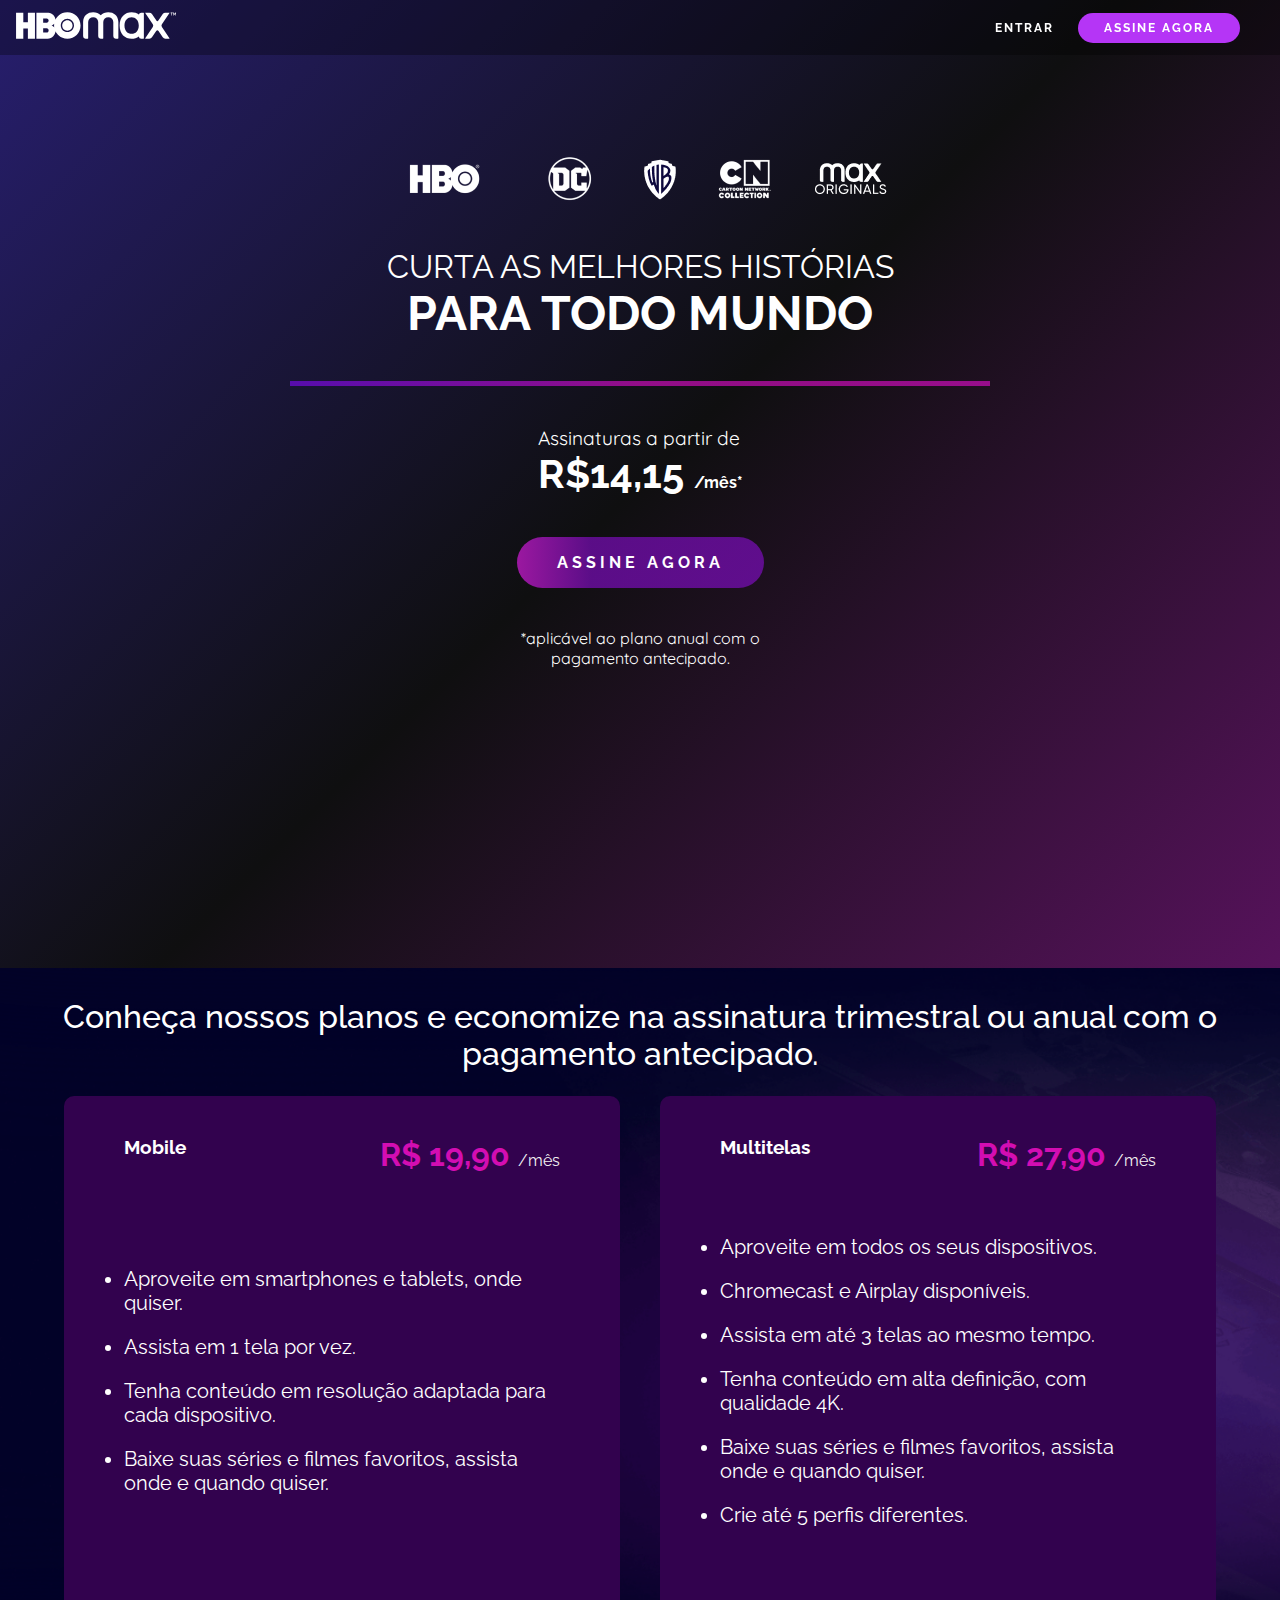
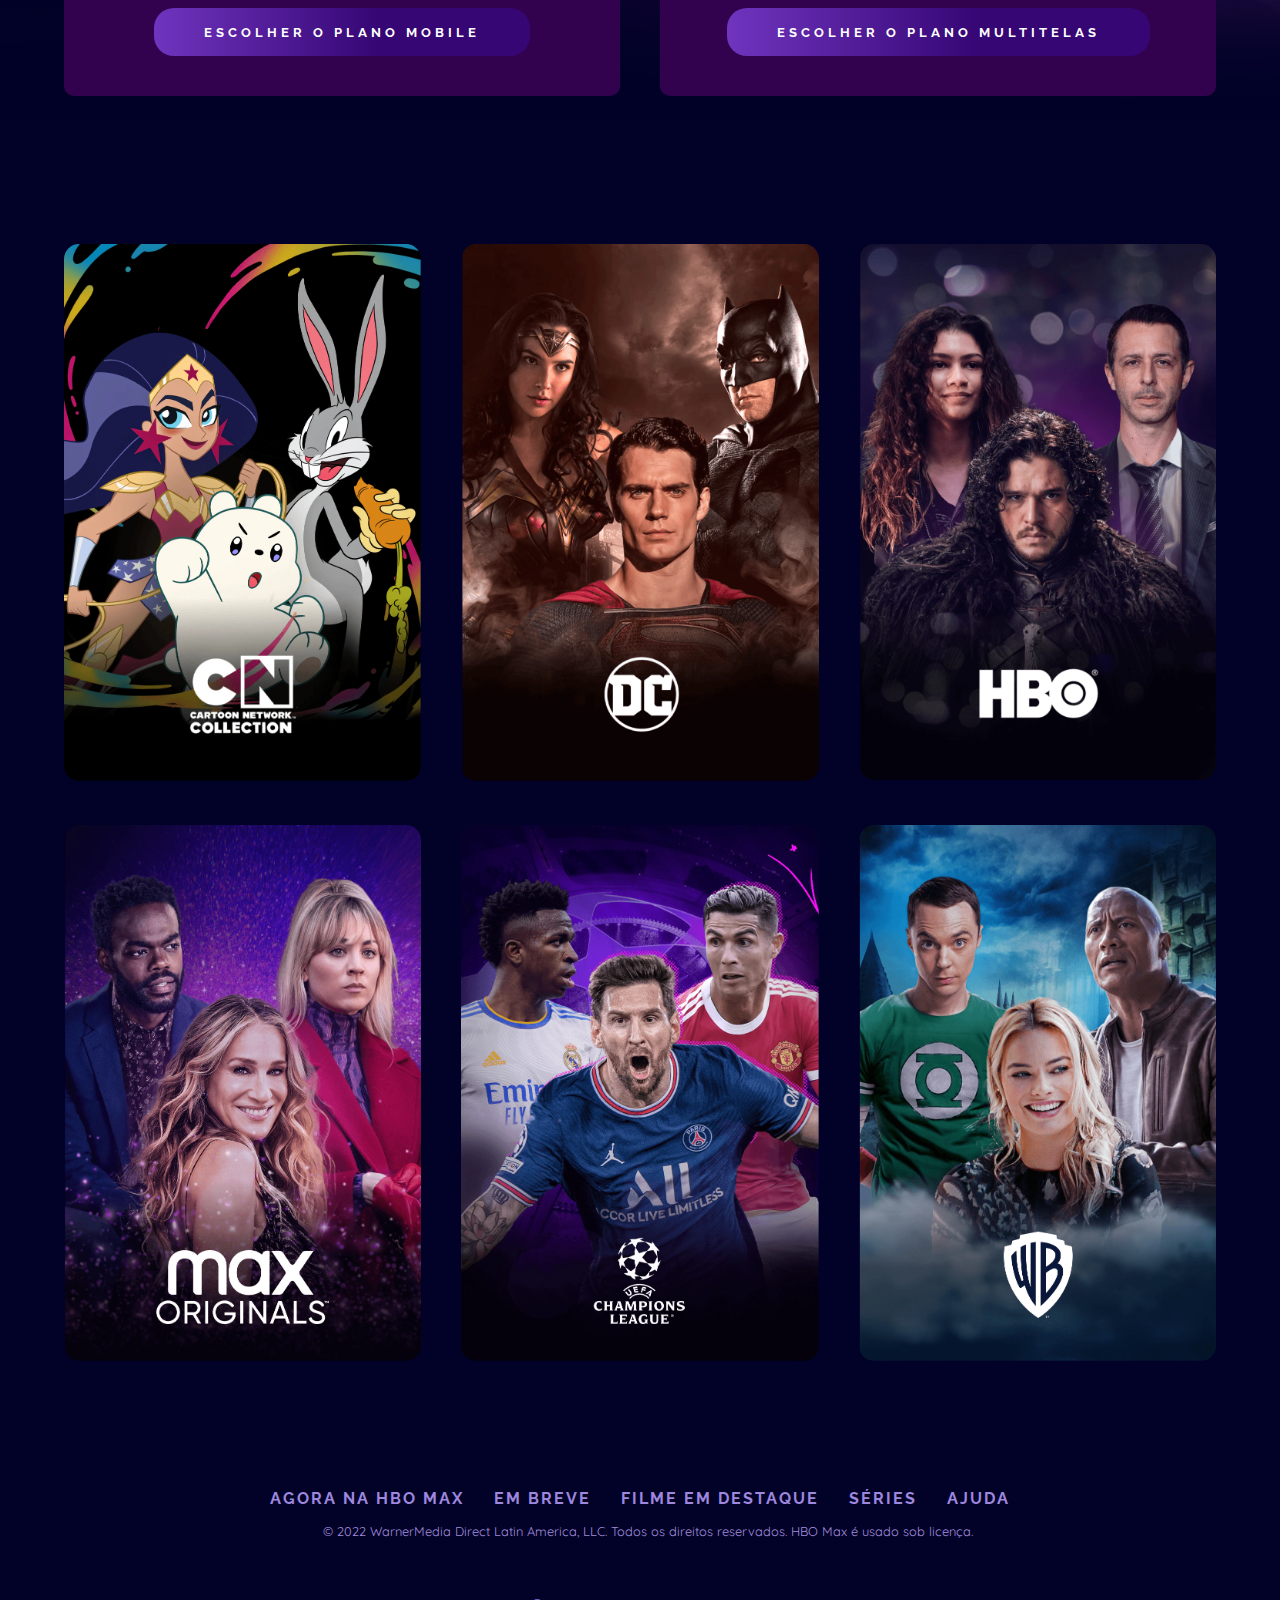
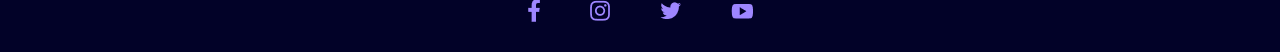
<file: index.html>
<!DOCTYPE html>
<html lang="pt-br">

<head>
    <meta charset="UTF-8">
    <meta name="viewport" content="width=device-width, initial-scale=1.0">
    <title>HBO</title>
    <link rel="stylesheet" href="./css/style.css">
</head>

<body>
    <nav class="navbar">
        <a href="">
            <img src="./images/hbo-logo.svg" alt="">
        </a>
        <div class="menu-profile">
            <a class="menu-enter" href="./access.html">entrar</a>
            <a class="menu-account" href="#register_content">ASSINE AGORA</a>
        </div>
    </nav>
    <header>
        <div class="header-content">
            <div class="header-icons">
                <img class="header-symbol" src="./images/hbo.png" alt="" />
                <img class="header-symbol" src="./images/dc.png" alt="" />
                <img class="header-symbol" src="./images/wb.png" alt="" />
                <img class="header-symbol" src="./images/cartoon-network_neutral.png" alt="" />
                <img class="header-symbol" src="./images/max_originals.png" alt="" />
            </div>
            <h1 class="header_title">
                <span class="header_title-span">curta as melhores histórias</span>
                para todo mundo
            </h1>
            <div class="header-divider"></div>
            <div>
                <p class="header_text">Assinaturas a partir de</p>
                <p class="header_value">R$14,15 <span class="header_month">/mês*</span></p>
            </div>
            <a class="button_sign" href="">assine agora</a>
            <p class="text_sign">*aplicável ao plano anual com o pagamento antecipado.</p>
        </div>
    </header>
    <main>
        <section id="register_content">
            <h2 class="title_cards">Conheça nossos planos e economize na assinatura trimestral ou anual com o pagamento
                antecipado.</h2>
            <div class="option_content">
                <div class="cards cards_left ">
                    <div class="mobile_value">
                        <h3>Mobile</h3>
                        <p>R$ 19,90 <span class="span_value">/mês</span></p>
                    </div>
                    <ul>
                        <li class="list_option">Aproveite em smartphones e tablets, onde quiser.</li>
                        <li class="list_option">Assista em 1 tela por vez.</li>
                        <li class="list_option">Tenha conteúdo em resolução adaptada para cada dispositivo.</li>
                        <li class="list_option">Baixe suas séries e filmes favoritos, assista onde e quando quiser.</li>
                    </ul>
                    <div class="button_plan">
                        <button type="button">escolher o plano mobile</button>
                    </div>
                </div>
                <div class="cards cards_right">
                    <div class="mobile_value">
                        <h3>Multitelas</h3>
                        <p>R$ 27,90 <span class="span_value">/mês</span></p>
                    </div>
                    <ul>
                        <li class="list_option">Aproveite em todos os seus dispositivos.</li>
                        <li class="list_option">Chromecast e Airplay disponíveis.</li>
                        <li class="list_option">Assista em até 3 telas ao mesmo tempo.</li>
                        <li class="list_option">Tenha conteúdo em alta definição, com qualidade 4K.</li>
                        <li class="list_option">Baixe suas séries e filmes favoritos, assista onde e quando quiser.</li>
                        <li class="list_option">Crie até 5 perfis diferentes.</li>
                    </ul>
                    <div class="button_plan">
                        <button type="button">escolher o plano multitelas</button>
                    </div>
                </div>
            </div>
        </section>
        <section>
            <div class="contents_content">
                <div class="content_image">
                    <img class="ilustration_image" src="./images/CN-Default.webp" alt="">
                </div>
                <div class="content_image">
                    <img class="ilustration_image" src="./images/DC_Default.webp" alt="">
                </div>
                <div class="content_image">
                    <img class="ilustration_image" src="./images/hbo-default_0.webp" alt="">
                </div>
                <div class="content_image">
                    <img class="ilustration_image" src="./images/MAX-Default.webp" alt="">
                </div>
                <div class="content_image">
                    <img class="ilustration_image" src="./images/UCL-Default.webp" alt="">
                </div>
                <div class="content_image">
                    <img class="ilustration_image" src="./images/WB-Default.webp" alt="">
                </div>
            </div>
        </section>
    </main>
    <footer>
        <section class="footer_information">
            <div class="footer_nav">
                <a class="footer_link" href="https://www.hbomax.com/br/pt/sitemap">agora na hbo max</a>
                <a class="footer_link" href="https://www.hbomax.com/br/pt/coming-soon">em breve</a>
                <a class="footer_link" href="https://www.hbomax.com/br/pt/feature">filme em destaque</a>
                <a class="footer_link" href="https://www.hbomax.com/br/pt/series">séries</a>
                <a class="footer_link" href="https://help.hbomax.com/br">ajuda</a>
            </div>
            <p class="text_footer">© 2022 WarnerMedia Direct Latin America, LLC. Todos os direitos reservados. HBO Max é
                usado sob licença.</p>
            <div class="footer_pages">
                <img class="icons_pages" src="./images/fb_0.png" alt="">
                <img class="icons_pages" src="./images/instagram_0.png" alt="">
                <img class="icons_pages" src="./images/twitter_0.png" alt="">
                <img class="icons_pages" src="./images/youtube_0.png" alt="">
            </div>
        </section>
    </footer>
</body>

</html>
</file>
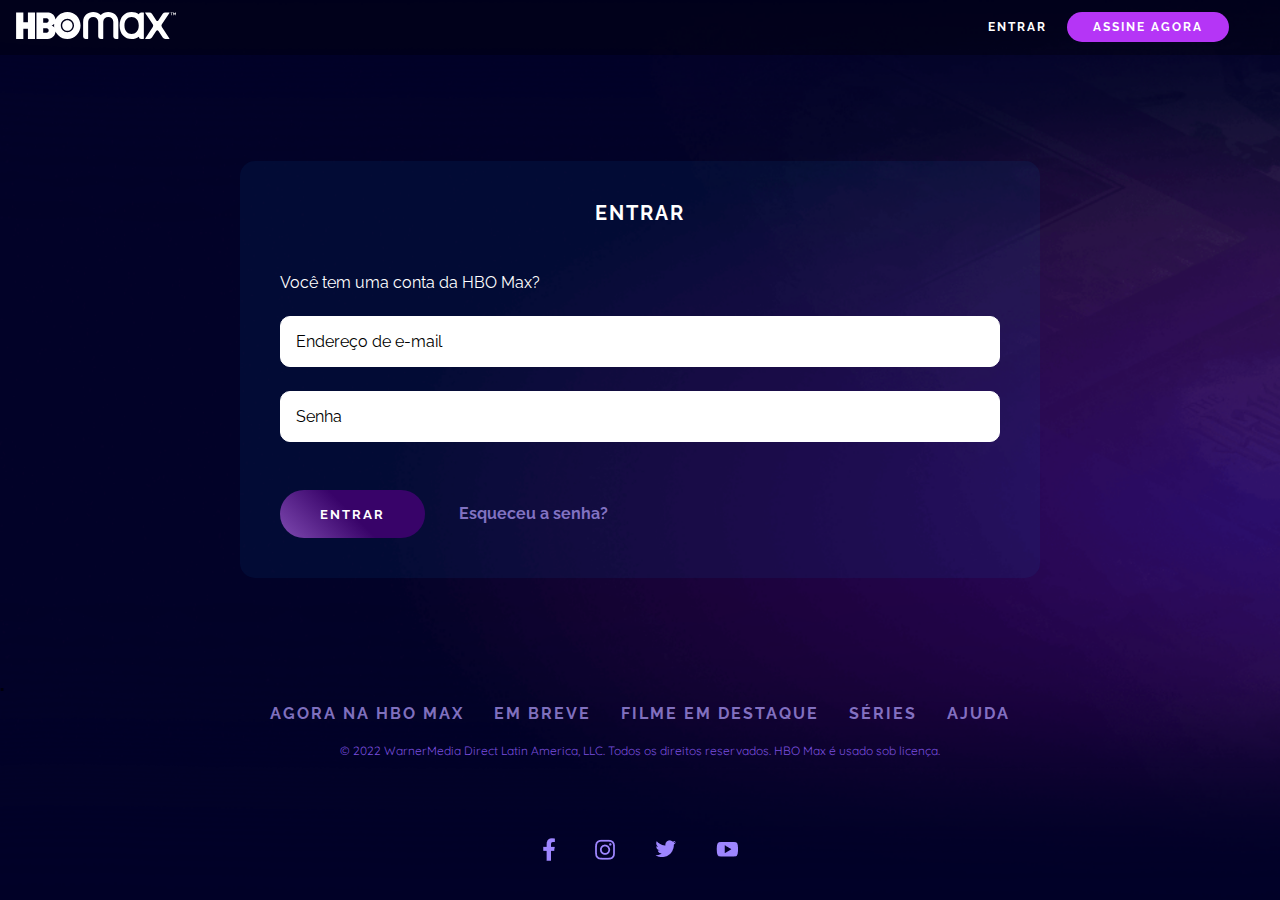
<file: access.html>
<!DOCTYPE html>
<html lang="en">

<head>
    <meta charset="UTF-8">
    <meta name="viewport" content="width=device-width, initial-scale=1.0">
    <title>Document</title>
    <link rel="stylesheet" href="./css/access.css">
</head>

<body>
    <nav class="navbar">
        <a class="navbar--image" href=""><img src="./images/hbo-logo.svg" alt=""></a>
        <div class="navbar--link">
            <a class="navbar--link--enter" href="">entrar</a>
            <a class="navbar--link--sign" href="./index.html">assine agora</a>
        </div>
    </nav>
    <main class="main--content">
        <form class="content--form" action="">
            <h1 class="form--title">entrar</h1>
            <label class="form--label" for="">Você tem uma conta da HBO Max?</label>
            <input class="form--input" type="text" name="" id="" value="Endereço de e-mail">
            <input class="form--input" type="text" name="" id="" value="Senha">
            <div class="form--button">
                <button class="form--button--enter" type="submit">entrar</button>
                <a class="form--text" href="">Esqueceu a senha?</a>
            </div>
        </form>
        </div>
    </main>
    <footer>
        <section class="section__content">"
            <div class="content--link">
                <a class="link--nav" href="">agora na hbo max</a>
                <a class="link--nav" href="">em breve</a>
                <a class="link--nav" href="">filme em destaque</a>
                <a class="link--nav" href="">séries</a>
                <a class="link--nav" href="">ajuda</a>
            </div>
            <p class="content--text">© 2022 WarnerMedia Direct Latin America, LLC. Todos os direitos reservados. HBO Max
                é
                usado sob licença.</p>
            <div class="content--image">
                <img class="image--nav" src="./images/fb_0.png" alt="">
                <img class="image--nav" src="./images/instagram_0.png" alt="">
                <img class="image--nav" src="./images/twitter_0.png" alt="">
                <img class="image--nav" src="./images/youtube_0.png" alt="">
            </div>
        </section>
    </footer>
</body>

</html>
</file>
<file: css/style.css>
@import url('reset.css');

body {
    background-color: #020228;
    color: white;
}

.navbar {
    width: 100%;
    height: 55px;
    display: flex;
    align-items: center;
    justify-content: space-between;
    padding: 12px 16px;
    position: fixed;
    background-color: #0000004D;
}

.navbar img {
    width: 160px;
    height: 27px;
}

.menu-profile {
    display: flex;
    align-items: center;
    text-transform: uppercase;
    margin-right: 24px;
}

.menu-enter {
    font-size: 0.75rem;
    font-weight: 700;
    text-decoration: none;
    letter-spacing: 2px;
    color: white;
    margin-right: 24px;
}

.menu-account {
    font-size: 0.75rem;
    font-weight: 700;
    text-decoration: none;
    padding: 8px 26px;
    border-radius: 50px;
    letter-spacing: 2px;
    background-color: #b535f6;
    color: white;
}

.header-content {
    display: flex;
    flex-direction: column;
    align-items: center;
    flex-wrap: wrap;
    gap: 40px;
    padding: 150px 0px 300px;
    background: linear-gradient(-45deg, #56125b, #0f0f10, #271e6e);
}

.header-icons {
    display: flex;
    flex-wrap: wrap;
    justify-content: center;
    gap: 1.5rem;
}

.header-symbol {
    object-fit: contain;
}


.header_title-span {
    display: block;
    text-transform: uppercase;
    font-size: 2rem;
    font-weight: lighter;
    color: #ffffff;
}

.header_title {
    text-transform: uppercase;
    text-align: center;
    font-size: 3rem;
    color: #ffffff;
}

.header-divider {
    width: 70%;
    max-width: 700px;
    height: 5px;
    background-image: linear-gradient(90deg, #570dac, rgba(233, 12, 211, 0.6) 50%);
}

.header_text {
    font-family: 'Quicksand', sans-serif;
    font-size: 1.2rem;
    color: white;
}

.header_value {
    font-weight: 700;
    font-size: 40px;
    color: white;
    text-align: center;
}

.header_month {
    color: white;
    font-size: 1rem;
}

.button_sign {
    font-weight: 700;
    letter-spacing: 4px;
    text-transform: uppercase;
    text-decoration: none;
    padding: 16px 40px;
    border-radius: 30px;
    background: linear-gradient(90deg, #9b18a0, rgba(140, 12, 214, 0.6) 30%);
    animation: animation_button 2.2s linear infinite;
    color: white;
}

.button_sign:hover {
    border: solid 2px rgb(184, 24, 144);
    background: rgba(104, 102, 102, 0);

}

@keyframes animation_button {
    15% {
        transform: rotate(15deg);
    }

    25% {
        transform: rotate(-15deg);
    }

    30% {
        transform: rotate(10deg);
    }

    35% {
        transform: rotate(-15deg);
    }

    40% {
        transform: rotate(15deg);
    }

    50%,
    100% {
        transform: rotate(0);
    }
}

.text_sign {
    max-width: 300px;
    text-align: center;
    font-family: 'quicksand';
    color: white;
}

#register_content {
    display: flex;
    flex-direction: column;
    background-image: url('../images/background-movies-series.png');
    background-size: cover;
}


.title_cards {
    margin-top: 30px;
    font-size: 2rem;
    font-weight: 500;
    text-align: center;
}

.option_content {
    display: flex;
    justify-content: center;
    max-width: 1200px;
    margin: auto;
    padding: 24px;
    gap: 40px;
}

.cards {
    display: flex;
    flex-direction: column;
    justify-content: space-between;
    width: 600px;
    height: 600px;
    padding: 40px 60px;
    border-radius: 10px;
    background-color: #32024e;
}

.mobile_value {
    display: flex;
    justify-content: space-between;
}

.list_option {
    font-size: 20px;
    margin-bottom: 20px;
}

.button_plan {
    display: flex;
    justify-content: center;
}

.mobile_value h3 {
    color: rgb(255, 255, 255);
}

.mobile_value p {
    font-size: 2rem;
    font-weight: 700;
    color: #d30db2;
}

.span_value {
    font-size: 1rem;
    font-weight: 400;
    color: #f3f3f3;
}

.button_plan button {
    font-weight: 700;
    letter-spacing: 4px;
    padding: 16px 50px;
    text-transform: uppercase;
    border: none;
    border-radius: 20px;
    background-image: linear-gradient(90deg, #7034be, #350674 60%);
    color: white;
}

.contents_content {
    display: grid;
    grid-template-columns: repeat(3, 1fr);
    width: 100%;
    max-width: 1200px;
    margin: 100px auto;
    padding: 24px;
    gap: 40px;

}

.content_image {
    max-width: 100%;
    object-fit: cover;
    object-position: center;
}

.ilustration_image {
    width: 100%;
    object-fit: cover;
    object-position: center;
    border-radius: 15px;
}

.ilustration_image:nth-child(1):hover {
    border: 2px solid rgb(235, 50, 219);
    background-image: url('../images/CN-Hover.png');
}


.footer_nav {
    display: flex;
    justify-content: center;
    gap: 30px;
}

.footer_link {
    text-transform: uppercase;
    text-decoration: none;
    letter-spacing: 2px;
    font-weight: 700;
    color: rgb(158, 135, 223);
}

.footer_link:hover {
    color: white;
}

.text_footer {
    font-family: 'quicksand';
    font-size: 0.8rem;
    text-align: center;
    margin: 15px 0px 0px 15px;
    color: rgb(162, 140, 221);

}

.footer_pages {
    display: flex;
    justify-content: center;
    margin: 60px 0px 30px 0px;
    gap: 50px;
}

.icons_pages {
    object-fit: contain;
}
</file>
<file: css/access.css>
@import url('reset.css');

* {
    margin: 0px;
    padding: 0px;
}

body {
    background-image: url('../images/background-movies-series.png');
    background-size: cover;
    background-color: #020228;
    height: 100vh;
}


.navbar {
    display: flex;
    align-items: center;
    justify-content: space-between;
    position: fixed;
    width: 100%; 
    padding: 12px 16px;
    background-color: #0000004d;
    position: relative;
}

.navbar--image img {
    width: 160px;
}

.navbar--link {
    display: flex;
    align-items: center;
    gap: 20px;
    margin-right: 35px;
}

.navbar--link--sign {
    font-size: 0.75rem;
    font-weight: 700;
    text-decoration: none;
    text-transform: uppercase;
    letter-spacing: 2px;
    border: none;
    border-radius: 20px;
    padding: 8px 26px;
    color: white;
    background-color: #b535f6;
}

.navbar--link--enter {
    font-size: 0.75rem;
    font-weight: 700;
    text-decoration: none;
    text-transform: uppercase;
    letter-spacing: 2px;
    color: white;
}

.main--content {
    display: flex;
    justify-content: center;
    width: 100%;
    height: 70%;
    text-align: center;
    margin: auto;
    padding: 24px;
}

.content--form {
    display: flex;
    flex-direction: column;
    text-align: center;
    margin: auto;
    gap: 24px;
    padding: 40px;
    border: none;
    border-radius: 15px;
    background-color: rgb(12, 97, 172, 0.1);
    width: 100%;
    max-width: 800px;
}

.form--title {
    margin-bottom: 24px;
    font-size: 1.25rem;
    text-transform: uppercase;
    letter-spacing: 2px;
    color: #fff;
}

.form--label {
    text-align: left;
    color: #fff;
}

.form--input {
    font-size: 1rem;
    padding: 15px;
    border: 1px solid #fff;
    border-radius: 10px;
}

.form--button {
    margin-top: 24px;
    text-align: left;
}

.form--button--enter {
    text-transform: uppercase;
    letter-spacing: 2px;
    font-weight: 700;
    border: none;
    border-radius: 30px;
    padding: 16px 40px;
    background-image: linear-gradient(45deg, #7f4ab1, #380369 50%);
    color: #fff;
}

.form--text {
    text-decoration: none;
    font-weight: 700;
    margin-left: 30px;
    color:  #a28fe7c9;
}

.content--link {
    display: flex;
    justify-content: center;
    gap: 30px;
}

.link--nav {
    text-transform: uppercase;
    letter-spacing: 2px;
    text-decoration: none;
    font-weight: 700;
    color: #a28fe7c9;
}

.link--nav:hover {
    color: white;
}

.content--text {
    font-family: 'quicksand', sans-serif;
    font-size: 0.75rem;
    text-align: center;
    margin-top: 20px;
    color: #7a4fdf;
}

.content--image {
    display: flex;
    justify-content: center;
    gap: 40px;
    margin-top: 80px;
}

.image--nav {
    object-fit: contain;
}
</file>
